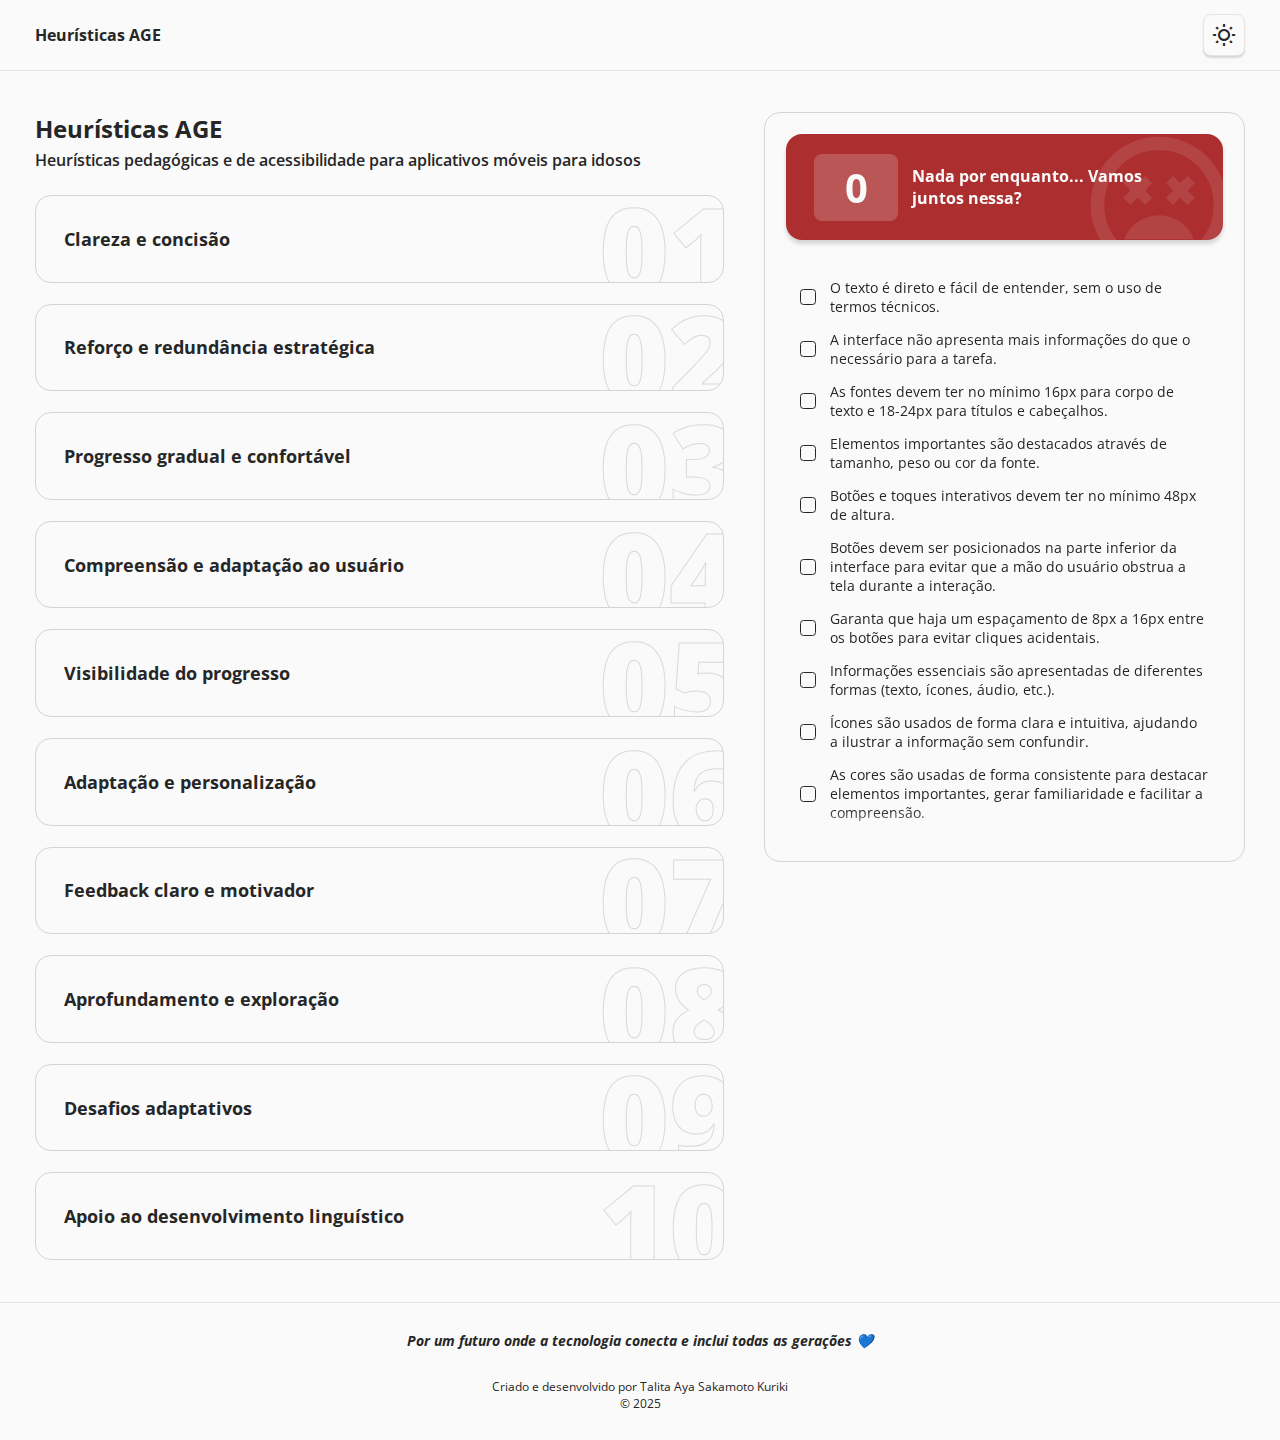
<file: index.html>
<!DOCTYPE html>
<html lang="en">

<head>
  <meta charset="UTF-8">
  <meta name="viewport" content="width=device-width, initial-scale=1.0">
  <title>Heurísticas</title>
  <link rel="stylesheet" href="style.css">
  <link href="https://fonts.googleapis.com/css2?family=Material+Symbols+Outlined" rel="stylesheet" />
</head>
<body>
  <header>
    <p>Heurísticas AGE</p>
    <button aria-label="Alternar tema" id="mode"><span class="material-symbols-outlined">wb_sunny</span></button>
  </header>

  <div class="container">
    <div class="left-container">
      <div class="left">
        <div class="title">
          <h1>Heurísticas AGE</h1>
          <p>Heurísticas pedagógicas e de acessibilidade para aplicativos móveis para idosos</p>
        </div>
        <div class="heuristics-list">
          <article>
            <input id="article1" type="checkbox">
            <label for="article1">
              <h2>01</h2>
              <p>Clareza e concisão</p>
            </label>
            <div>
              A interface deve apresentar informações de forma clara e compreensível, evitando sobrecarga cognitiva. O
              conteúdo deve ser direto e relevante para a tarefa do usuário.
            </div>
          </article>

          <article>
            <input id="article2" type="checkbox">
            <label for="article2">
              <h2>02</h2>
              <p>Reforço e redundância estratégica</p>
            </label>
            <div>
              A interface deve reforçar informações essenciais de maneira acessível, utilizando múltiplos formatos e
              oferecendo opções de apresentação. O reforço deve ser feito de forma estratégica para facilitar o
              aprendizado sem sobrecarregar o usuário.
            </div>
          </article>

          <article>
            <input id="article3" type="checkbox">
            <label for="article3">
              <h2>03</h2>
              <p>Progresso gradual e confortável</p>
            </label>
            <div>
              A interface deve permitir que os usuários avancem no conteúdo de maneira progressiva, garantindo uma
              experiência confortável e reduzindo barreiras cognitivas e emocionais. A apresentação deve ser contextual
              e
              relevante para o usuário.
            </div>
          </article>

          <article>
            <input id="article4" type="checkbox">
            <label for="article4">
              <h2>04</h2>
              <p>Compreensão e adaptação ao usuário</p>
            </label>
            <div>
              A interface deve fornecer feedback contínuo e adaptar-se às necessidades do usuário, garantindo que a
              experiência seja personalizada e relevante para seu nível de conhecimento e progresso.
            </div>
          </article>

          <article>
            <input id="article5" type="checkbox">
            <label for="article5">
              <h2>05</h2>
              <p>Visibilidade do progresso</p>
            </label>
            <div>
              A interface deve fornecer informações claras e contínuas sobre o avanço do usuário, garantindo que ele
              compreenda seu progresso e se sinta motivado a continuar.
            </div>
          </article>

          <article>
            <input id="article6" type="checkbox">
            <label for="article6">
              <h2>06</h2>
              <p>Adaptação e personalização</p>
            </label>
            <div>
              A interface deve se ajustar às características individuais do usuário, proporcionando uma experiência
              inclusiva e relevante com base em suas necessidades, preferências e limitações.
            </div>
          </article>

          <article>
            <input id="article7" type="checkbox">
            <label for="article7">
              <h2>07</h2>
              <p>Feedback claro e motivador</p>
            </label>
            <div>
              A interface deve fornecer feedback contínuo e construtivo, destacando conquistas e sugerindo melhorias de
              forma clara e motivadora, sem causar frustração ao usuário.
            </div>
          </article>

          <article>
            <input id="article8" type="checkbox">
            <label for="article8">
              <h2>08</h2>
              <p>Aprofundamento e exploração</p>
            </label>
            <div>
              A interface deve permitir que o usuário aprofunde seu conhecimento por meio de conteúdos e atividades
              complementares, proporcionando oportunidades de revisão e prática conforme suas necessidades.
            </div>
          </article>

          <article>
            <input id="article9" type="checkbox">
            <label for="article9">
              <h2>09</h2>
              <p>Desafios adaptativos</p>
            </label>
            <div>
              A interface deve oferecer desafios ajustáveis ao nível de habilidade do usuário, permitindo que ele
              escolha
              atividades com base em suas habilidades e progresso.
            </div>
          </article>

          <article>
            <input id="article10" type="checkbox">
            <label for="article10">
              <h2>10</h2>
              <p>Apoio ao desenvolvimento linguístico</p>
            </label>
            <div>
              A interface deve oferecer atividades que incentivem o desenvolvimento das habilidades de leitura, escrita
              e
              interpretação, promovendo a compreensão e a produção de linguagem escrita de forma acessível e gradual.
            </div>
          </article>
        </div>
      </div>
    </div>
    <div class="right-container">
      <aside class="right">
        <div class="points">
          <p class="number">0</p>
          <p class="quote">Nada por enquanto... Vamos juntos nessa?</p>
          <img src="/assets/sentiment_very_dissatisfied.svg" alt="icon" class="icon" />
        </div>
        <div class="checklist-wrapper">
          <div class="checklist">
          </div>
        </div>
      </aside>
    </div>
  </div>

  <footer>
    <p>Por um futuro onde a tecnologia conecta e inclui todas as gerações 💙</p>
    <div>
      <p>Criado e desenvolvido por Talita Aya Sakamoto Kuriki</p>
      <p>© 2025</p>
    </div>
  </footer> 

  <script src="script.js"></script>
</body>

</html>
</file>
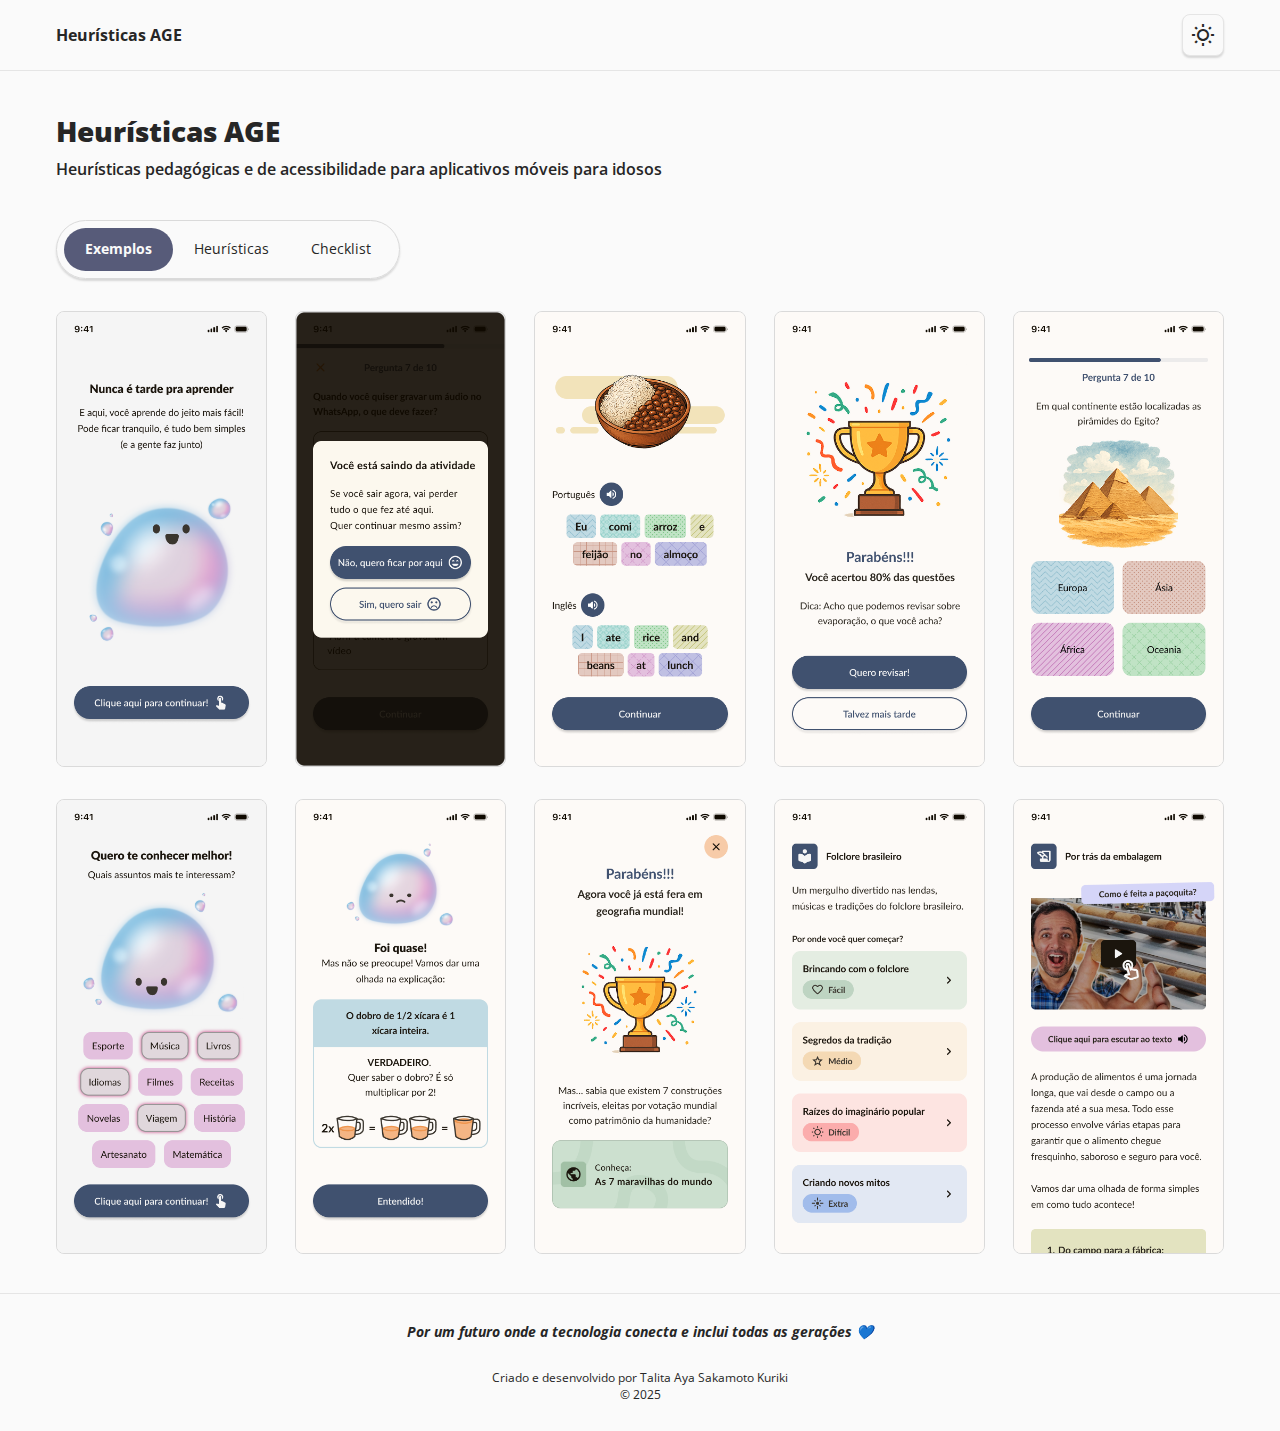
<file: primeira-versao.html>
<!DOCTYPE html>
<html lang="en">

<head>
  <meta charset="UTF-8">
  <meta name="viewport" content="width=device-width, initial-scale=1.0">
  <title>Heurísticas</title>
  <link rel="stylesheet" href="primeiraVersao.css">
  <link href="https://fonts.googleapis.com/css2?family=Material+Symbols+Outlined" rel="stylesheet" />
</head>

<body>
  <header>
    <p>Heurísticas AGE</p>

    <div class="right-box">
      <!-- <div class="documentation">
        <a href="#" target="_blank">
          <span class="material-symbols-outlined">description</span>
          <p>Documentação teórica</p>
        </a>

        <a href="#" target="_blank">
          <span class="material-symbols-outlined">description</span>
          <p>Exemplos práticos</p>
        </a>
      </div> -->
      <button aria-label="Alternar tema" id="mode"><span class="material-symbols-outlined">wb_sunny</span></button>
    </div>
  </header>

  <div class="container">
    <div class="title">
      <h1>Heurísticas AGE</h1>
      <p>Heurísticas pedagógicas e de acessibilidade para aplicativos móveis para idosos</p>
      <div class="cta">
        <!-- <button aria-label="Alternar tema" id="mode">Contexto e motivações</button>   -->
      </div>
    </div>

    <div class="tabs">
      <div class="tab active" data-tab="exemplos">Exemplos</div>
      <div class="tab" data-tab="heuristicas">Heurísticas</div>
      <div class="tab" data-tab="checklist">Checklist</div>
    </div>

    <div id="exemplos" class="tab-content active">
      <div class="masonry-grid">
        <div class="img-box">
          <img src="assets/prototipos/1.png" alt="Protótipo 2">
          <div class="description">Clareza e concisão</div>
        </div>
        <div class="img-box">
          <img src="assets/prototipos/2.png" alt="Protótipo 1">
          <div class="description">Reforço e redundância estratégica</div>
        </div>
        <div class="img-box">
          <img src="assets/prototipos/3.png" alt="Protótipo 3">
          <div class="description">Progresso gradual e confortável</div>
        </div>
        <div class="img-box">
          <img src="assets/prototipos/4.png" alt="Protótipo 4">
          <div class="description">Compreensão e adaptação ao usuário</div>
        </div>
        <div class="img-box">
          <img src="assets/prototipos/5.png" alt="Protótipo 5">
          <div class="description">Visibilidade do progresso</div>
        </div>
        <div class="img-box">
          <img src="assets/prototipos/6.png" alt="Protótipo 6">
          <div class="description">Adaptação e personalização</div>
        </div>
        <div class="img-box">
          <img src="assets/prototipos/7.png" alt="Protótipo 7">
          <div class="description">Feedback claro e motivador</div>
        </div>
        <div class="img-box">
          <img src="assets/prototipos/8.png" alt="Protótipo 8">
          <div class="description">Aprofundamento e exploração</div>
        </div>
        <div class="img-box">
          <img src="assets/prototipos/9.png" alt="Protótipo 9">
          <div class="description">Desafios adaptativos</div>
        </div>
        <div class="img-box">
          <img src="assets/prototipos/10.png" alt="Protótipo 10">
          <div class="description">Apoio ao desenvolvimento linguístico</div>
        </div>
      </div>
    </div>
    
    

    <div id="heuristicas" class="tab-content">
      <div class="heuristics-grid">
        <!-- Heurística 1 -->
        <article class="heuristic-card">
          <label for="article1">
            <h2>01</h2>
            <span class="material-symbols-outlined">wb_sunny</span>
            <p>Clareza e concisão</p>
          </label>
          <div>
            A interface deve apresentar informações de forma clara e compreensível, evitando sobrecarga cognitiva. O
            conteúdo deve ser direto e relevante para a tarefa do usuário.
          </div>
        </article>

        <!-- Heurística 2 -->
        <article class="heuristic-card">
          <label for="article2">
            <h2>02</h2>
            <span class="material-symbols-outlined">cached</span>
            <p>Reforço e redundância estratégica</p>
          </label>
          <div>
            A interface deve reforçar informações essenciais de maneira acessível, utilizando múltiplos formatos e
            oferecendo opções de apresentação. O reforço deve ser feito de forma estratégica para facilitar o
            aprendizado sem sobrecarregar o usuário.
          </div>
        </article>

        <!-- Heurística 3 -->
        <article class="heuristic-card">
          <label for="article3">
            <h2>03</h2>
            <span class="material-symbols-outlined">trending_up</span>
            <p>Progresso gradual e confortável</p>
          </label>
          <div>
            A interface deve permitir que os usuários avancem no conteúdo de maneira progressiva, garantindo uma
            experiência confortável e reduzindo barreiras cognitivas e emocionais. A apresentação deve ser contextual
            e relevante para o usuário.
          </div>
        </article>

        <!-- Heurística 4 -->
        <article class="heuristic-card">
          <label for="article4">
            <h2>04</h2>
            <span class="material-symbols-outlined">feedback</span>
            <p>Compreensão e adaptação ao usuário</p>
          </label>
          <div>
            A interface deve fornecer feedback contínuo e adaptar-se às necessidades do usuário, garantindo que a
            experiência seja personalizada e relevante para seu nível de conhecimento e progresso.
          </div>
        </article>

        <!-- Heurística 5 -->
        <article class="heuristic-card">
          <label for="article5">
            <h2>05</h2>
            <span class="material-symbols-outlined">person_raised_hand</span>
            <p>Visibilidade do progresso</p>
          </label>
          <div>
            A interface deve fornecer informações claras e contínuas sobre o avanço do usuário, garantindo que ele
            compreenda seu progresso e se sinta motivado a continuar.
          </div>
        </article>

        <!-- Heurística 6 -->
        <article class="heuristic-card">
          <label for="article6">
            <h2>06</h2>
            <span class="material-symbols-outlined">favorite</span>
            <p>Adaptação e personalização</p>
          </label>
          <div>
            A interface deve se ajustar às características individuais do usuário, proporcionando uma experiência
            inclusiva e relevante com base em suas necessidades, preferências e limitações.
          </div>
        </article>

        <!-- Heurística 7 -->
        <article class="heuristic-card">
          <label for="article7">
            <h2>07</h2>
            <span class="material-symbols-outlined">trophy</span>
            <p>Feedback claro e motivador</p>
          </label>
          <div>
            A interface deve fornecer feedback contínuo e construtivo, destacando conquistas e sugerindo melhorias de
            forma clara e motivadora, sem causar frustração ao usuário.
          </div>
        </article>

        <!-- Heurística 8 -->
        <article class="heuristic-card">
          <label for="article8">
            <h2>08</h2>
            <span class="material-symbols-outlined">travel_explore</span>
            <p>Aprofundamento e exploração</p>
          </label>
          <div>
            A interface deve permitir que o usuário aprofunde seu conhecimento por meio de conteúdos e atividades
            complementares, proporcionando oportunidades de revisão e prática conforme suas necessidades.
          </div>
        </article>

        <!-- Heurística 9 -->
        <article class="heuristic-card">
          <label for="article9">
            <h2>09</h2>
            <span class="material-symbols-outlined">gesture_select</span>
            <p>Desafios adaptativos</p>
          </label>
          <div>
            A interface deve oferecer desafios ajustáveis ao nível de habilidade do usuário, permitindo que ele
            escolha atividades com base em suas habilidades e progresso.
          </div>
        </article>

        <!-- Heurística 10 -->
        <article class="heuristic-card">
          <label for="article10">
            <h2>10</h2>
            <span class="material-symbols-outlined">school</span>
            <p>Apoio ao desenvolvimento linguístico</p>
          </label>
          <div>
            A interface deve oferecer atividades que incentivem o desenvolvimento das habilidades de leitura, escrita
            e interpretação, promovendo a compreensão e a produção de linguagem escrita de forma acessível e gradual.
          </div>
        </article>
      </div>
    </div>


    <div id="checklist" class="tab-content">
        <div class="points">
          <div>
            <p class="number">0</p>
            <p class="quote">Nada por enquanto... Vamos juntos nessa?</p>
          </div>
          <img src="assets/sentiment_very_dissatisfied.svg" alt="icon" class="icon" />
        </div>
        <div class="checklist-wrapper">
          <div class="checklist">
          </div>
        </div>
    </div>
  </div>

  <footer>
    <p>Por um futuro onde a tecnologia conecta e inclui todas as gerações 💙</p>
    <div>
      <p>Criado e desenvolvido por Talita Aya Sakamoto Kuriki</p>
      <p>© 2025</p>
    </div>
  </footer>

  <script src="script.js"></script>
</body>

</html>
</file>
<file: style.css>
@import url("https://fonts.googleapis.com/css2?family=Open+Sans:ital,wght@0,300..800;1,300..800&display=swap");

* {
  margin: 0;
  padding: 0;
  border: 0;
  box-sizing: border-box;
  list-style: none;
  scroll-behavior: smooth;
  text-decoration: none;
  font-family: "Open Sans", sans-serif;
  font-size: 14px;
  color: #262626;
}

body {
  background-color: #fafafa;
}

.container {
  display: grid;
  grid-template-columns: repeat(12, 1fr);
  grid-template-rows: repeat(1, 1fr);
  gap: 40px;
  margin: 0 2.5rem;
}

.left-container {
  grid-column: span 7 / span 7;
  margin: 8rem 0 3rem 0;
}

.right-container {
  grid-column: span 5 / span 5;
  grid-column-start: 8;
  margin: 8rem 0 3rem 0;
}

header {
  width: 100%;
  display: flex;
  flex-direction: row;
  align-items: center;
  justify-content: space-between;
  padding: 1rem 2.5rem;
  border-bottom: solid 1px #e5e5e5;
  position: fixed;
  background-color: #fafafa;
  z-index: 99;
}

header p {
  font-size: 16px;
  font-weight: bold;
}

header button {
  display: flex;
  align-items: center;
  justify-content: center;
  padding: 8px;
  background-color: #fafafa;
  border-radius: 8px;
  border: solid 1px #e5e5e5;
  box-shadow: 0px 2px 2px 0px #26262629;
  cursor: pointer;
}

header button:hover {
  opacity: 0.6;
}

.left {
  display: flex;
  flex-direction: column;
  gap: 24px;
}

.title {
  height: 100%;
  display: flex;
  flex-direction: column;
  justify-content: center;
  gap: 4px;
}

.title h1 {
  font-size: 24px;
  font-weight: bold;
}

.title p {
  font-size: 16px;
  font-weight: 600;
}

article {
  padding: 0.7rem 0;
  border: 1px solid #d4d4d4;
  margin-bottom: 1.5rem;
  border-radius: 16px;
  transition: all 0.5s ease;
  position: relative;
  overflow: hidden;
}

article:hover {
  box-shadow: 0px 0px 8px 0px #737dd369;
}

article:last-child {
  margin-bottom: 0;
}

article label {
  display: flex;
  align-items: center;
  gap: 1rem;
  cursor: pointer;
  padding: 1.5rem 2rem;
}

article span {
  font-weight: 900;
  font-size: 24px;
}

article span::before {
  content: "add";
  font-family: "Material Symbols Outlined", sans-serif;
}

article label h2 {
  font-size: 120px;
  font-weight: 900;
  color: transparent;
  -webkit-text-stroke-width: 1px;
  -webkit-text-stroke-color: #262626;
  position: absolute;
  right: -16px;
  bottom: -48px;
  opacity: 0.15;
  user-select: none;
}

article label p {
  font-size: 18px;
  font-weight: bold;
}

.heuristics-list input[type="checkbox"] {
  appearance: none;
  position: fixed;
  top: -100vh;
  left: -100vh;
}

.heuristics-list input[type="checkbox"] ~ div {
  max-height: 0;
  opacity: 0;
  padding-top: 0;
  line-height: 0;
  overflow: hidden;
  transition: max-height 0.5s ease, padding 0.5s ease, line-height 0.5s ease;
}

.heuristics-list input[type="checkbox"]:checked ~ div {
  max-height: 400px;
  opacity: 1;
  line-height: 1.8rem;
  margin: 0 2rem 1.5rem 2rem;
}

.heuristics-list input[type="checkbox"]:checked ~ label span::before {
  content: "remove";
}

.right {
  height: calc(100vh - 150px);
  padding: 1.5rem;
  border: solid 1px #d4d4d4;
  border-radius: 16px;
  gap: 24px;
  display: flex;
  flex-direction: column;
  position: sticky;
  top: 8rem;
}

.points {
  height: 100%;
  max-height: 106px;
  min-height: 106px;
  display: flex;
  flex-direction: row;
  align-items: center;
  background-color: #ac2e2e;
  padding: 1rem 2rem;
  border-radius: 16px;
  gap: 1rem;
  position: relative;
  box-shadow: 0px 4px 4px 0px #00000026;
  overflow: hidden;
  transition: background-color 0.5s ease;
}

.points .number {
  display: flex;
  align-items: center;
  justify-content: center;
  padding: 6px;
  border-radius: 8px;
  width: 100px;
  background-color: #fafafa33;
  font-size: 40px;
  font-weight: bold;
  color: #fafafa;
}

.points .quote {
  font-size: 16px;
  color: #fafafa;
  font-weight: bold;
  background-color: transparent;
}

.points .icon {
  width: 146px;
  height: 146px;
  position: absolute;
  background-color: transparent;
  right: 0px;
}

.checklist-wrapper {
  position: relative;
  height: fit-content;
  overflow: hidden;
}

.checklist-wrapper::before,
.checklist-wrapper::after {
  content: "";
  position: absolute;
  left: 0;
  right: 0;
  height: 30px;
  pointer-events: none;
  z-index: 2;
}

.checklist-wrapper::before {
  top: 0;
  background: linear-gradient(to bottom, #fafafa, transparent);
}

.checklist-wrapper::after {
  bottom: 0;
  background: linear-gradient(to top, #fafafa, transparent);
}

.dark-mode .checklist-wrapper::before {
  background: linear-gradient(to bottom, #0a0a0a, transparent);
}

.dark-mode .checklist-wrapper::after {
  background: linear-gradient(to top, #0a0a0a, transparent);
}

.checklist-wrapper.at-top::before {
  opacity: 0;
}
.checklist-wrapper.at-bottom::after {
  opacity: 0;
}


.checklist {
  padding: 0 8px;
  display: flex;
  flex-direction: column;
  gap: 1rem;

  height: 100%;
  overflow-y: auto;
  padding: 1rem;
}

.checklist-item {
  display: flex;
  gap: 1rem;
  align-items: center;
  width: fit-content;
  cursor: pointer;
}

.checklist-item label {
  cursor: pointer;
}

.checklist-item input[type="checkbox"] {
  appearance: none;
  position: relative;
  min-width: 16px;
  min-height: 16px;
  border: 0.125rem solid #262626;
  border-radius: 0.25rem;
  cursor: pointer;
}

.checklist-item input[type="checkbox"]::before {
  content: "";
  position: absolute;
  top: 50%;
  left: 50%;
  width: 0.6rem;
  height: 0.6rem;
  clip-path: polygon(14% 44%, 0 65%, 50% 100%, 100% 16%, 80% 0%, 43% 62%);
  transform: translate(-50%, -50%) scale(0);
  transform-origin: center;
  transition: 0.125s transform ease-in-out;
  box-shadow: inset 1rem 1rem #fafafa;
}

.checklist-item input[type="checkbox"]:checked {
  background-color: #262626;
  border-color: #262626;
}

.checklist-item input[type="checkbox"]:checked::before {
  transform: translate(-50%, -50%) scale(1);
}

.checklist-item input[type="checkbox"]:hover {
  border-color: #262626;
  opacity: 0.8;
}

.checklist-item input[type="checkbox"]:hover + label {
  opacity: 0.8;
}

footer {
  width: 100%;
  display: flex;
  flex-direction: column;
  align-items: center;
  padding: 2rem 4rem;
  border-top: solid 1px #e5e5e5;
  gap: 2rem;
}

footer p {
  font-style: italic;
  font-weight: bold;
  text-align: center;
}

footer div {
  display: flex;
  width: 100%;
  flex-direction: column;
  align-items: center;
  justify-content: space-between;
}

footer div p {
  font-size: 12px;
  font-weight: normal;
  font-style: normal;
}

/* DARK MODE */
.dark-mode {
  background-color: #0a0a0a;
}

.dark-mode * {
  color: #e5e5e5;
}

.dark-mode header,
.dark-mode .container-box,
.dark-mode .left-container,
.dark-mode .right-container,
.dark-mode footer {
  background-color: #0a0a0a;
  border-color: #262626;
}

.dark-mode header button {
  background-color: #0a0a0a;
  border-color: #262626;
  box-shadow: 0px 2px 2px 0px #e5e5e529;
}

.dark-mode .points {
  box-shadow: 0px 2px 2px 0px #e5e5e529;
}

.dark-mode article,
.dark-mode .right {
  border-color: #373737;
}

.dark-mode article label h2 {
  color: transparent;
  -webkit-text-stroke-color: #535353;
}

.dark-mode article:hover {
  box-shadow: 0px 0px 8px 0px #3f457769;
}

.dark-mode .checklist-item input[type="checkbox"] {
  border-color: #e5e5e5;
}

.dark-mode .checklist-item input[type="checkbox"]::before {
  box-shadow: inset 1rem 1rem #0a0a0a;
}

.dark-mode .checklist-item input[type="checkbox"]:checked {
  background-color: #e5e5e5;
  border-color: #e5e5e5;
}

.dark-mode .checklist-item input[type="checkbox"]:hover {
  border-color: #e5e5e5;
  opacity: 0.8;
}

::-webkit-scrollbar {
  width: 8px;
}

::-webkit-scrollbar-track {
  background: #f0f0f0;
  border-radius: 0px;
}

.dark-mode::-webkit-scrollbar-track {
  background: #161616;
}

.checklist::-webkit-scrollbar {
  width: 6px; 
}

.checklist::-webkit-scrollbar-track {
  background: #f0f0f0;
  border-radius: 10px;
}

.checklist::-webkit-scrollbar-thumb, ::-webkit-scrollbar-thumb {
  background-color: #a0a0a0;
  border-radius: 10px;
  border: 1px solid #f0f0f0;
}

.checklist::-webkit-scrollbar-thumb:hover, ::-webkit-scrollbar-thumb:hover {
  background-color: #555;
}

.dark-mode .checklist::-webkit-scrollbar-track {
  background: #161616;
  border-radius: 10px;
}

.dark-mode .checklist::-webkit-scrollbar-thumb, .dark-mode::-webkit-scrollbar-thumb {
  background-color: #353535;
  border-radius: 10px;
  border: 1px solid #2a2a2a;
}

.dark-mode .checklist::-webkit-scrollbar-thumb:hover, .dark-mode::-webkit-scrollbar-thumb:hover {
  background-color: #565656;
}

@media screen and (max-width: 1000px) {
  .left-container {
    grid-column: span 6 / span 6;
  }
  
  .right-container {
    grid-column: span 6 / span 6;
    grid-column-start: 7;
  }
}

@media screen and (max-width: 700px) {
  .container {
    display: flex;
    flex-direction: column;
  }

  .left-container {
    margin: 8rem 0 0 0;
  }

  .right-container {
    margin: 0 0 3rem 0;
  }

  footer div {
    width: 60%;
  }
}
</file>
<file: primeiraVersao.css>
@import url("https://fonts.googleapis.com/css2?family=Open+Sans:ital,wght@0,300..800;1,300..800&display=swap");

* {
  margin: 0;
  padding: 0;
  border: 0;
  box-sizing: border-box;
  list-style: none;
  scroll-behavior: smooth;
  text-decoration: none;
  font-family: "Open Sans", sans-serif;
  font-size: 14px;
  color: #262626;
}

body {
  background-color: #fafafa;
}

body,
h1,
h2,
h3,
h4,
h5,
h6,
p {
  font-family: "Open Sans", sans-serif;
}

input:focus {
  outline: 2px solid #575b79;
  outline-offset: 2px;
}

.container {
  display: flex;
  flex-direction: column;
  margin: 0 4rem;
  padding-top: 8rem;
  gap: 32px;
}

.tabs {
  width: fit-content;
  display: flex;
  padding: 0.5rem;
  border-radius: 50px;
  border: 1px solid #dadada;
  box-shadow: 0px 2px 2px 0px #26262629;
}

.tab {
  padding: 0.75rem 1.5rem;
  cursor: pointer;
  border-bottom: 3px solid transparent;
}

.tab.active {
  background-color: #575b79;
  border-radius: 50px;
  font-weight: bold;
  color: #fafafa;
}

.tab-content {
  display: none;
  transition: all 0.3s ease;
}

.tab-content.active {
  display: block;
}

header {
  width: 100%;
  display: flex;
  flex-direction: row;
  align-items: center;
  justify-content: space-between;
  padding: 1rem 4rem;
  border-bottom: solid 1px #e5e5e5;
  position: fixed;
  background-color: #fafafa;
  z-index: 99;
}

header p {
  font-size: 16px;
  font-weight: bold;
}

header .right-box a {
  gap: 0.4rem;
}

header .right-box a p {
  font-size: 14px;
  font-weight: normal;
}

header .right-box a span {
  font-size: 18px;
}

header button, header .right-box a {
  display: flex;
  align-items: center;
  justify-content: center;
  padding: 8px;
  background-color: #fafafa;
  border-radius: 8px;
  border: solid 1px #e5e5e5;
  box-shadow: 0px 2px 2px 0px #26262629;
  cursor: pointer;
}

header button:hover,
header .documentation a:hover {
  opacity: 0.6;
}

header .right-box {
  display: flex;
  flex-direction: row;
  height: 100%;
  gap: 1rem;
}

header .documentation {
  display: flex;
  gap: 1rem;
}

header .documentation a {
  display: flex;
  flex-direction: row;
  align-items: center;
  padding: 0.5rem;
  gap: 0.5rem;
  border-radius: 1rem;
  width: fit-content;
  background-color: #fafafa;
  border-radius: 8px;
  border: solid 1px #e5e5e5;
  box-shadow: 0px 2px 2px 0px #26262629;
  cursor: pointer;
}

header .documentation a p {
  font-size: 14px;
  font-weight: normal;
}

.title {
  height: 100%;
  display: flex;
  flex-direction: column;
  justify-content: center;
  gap: 8px;
}

.title h1 {
  font-size: 28px;
  font-weight: 800;
}

.title p {
  font-size: 16px;
  font-weight: 600;
}

.masonry-grid {
  display: grid;
  grid-template-columns: repeat(auto-fill, minmax(180px, 1fr));
  gap: 2rem;
  padding-bottom: 2.5rem;
}

.masonry-grid img {
  width: 100%;
  object-fit: cover;
  border-radius: 8px;
  transition: transform 0.3s ease;
  cursor: pointer;
  border: 1px solid #dadada;
}

.img-box {
  position: relative;
}

.description {
  position: absolute;
  bottom: 10px;
  left: 10px;
  background-color: rgba(0, 0, 0, 0.819);
  color: #fafafa;
  padding: 8px;
  border-radius: 8px;
  opacity: 0;
  visibility: hidden;
  transition: opacity 0.3s ease, visibility 0.3s ease;
  max-width: 90%;
}

.img-box:hover .description {
  opacity: 1;
  visibility: visible;
}

.masonry-grid img:hover {
  transform: scale(1.03);
  opacity: 0.8;
}

.heuristics-grid {
  display: grid;
  grid-template-columns: repeat(auto-fill, minmax(400px, 1fr));
  gap: 24px;
  padding-bottom: 2.5rem;
}

.heuristic-card {
  border: 1px solid #d4d4d4;
  border-radius: 16px;
  padding: 40px;
  gap: 16px;
  position: relative;
  overflow: hidden;
  display: flex;
  flex-direction: column;
  justify-content: center;
}

.heuristic-card label {
  display: flex;
  gap: 10px;
  align-items: center;
}

.heuristic-card label span {
  background-image: linear-gradient(45deg, #badcffa3, #c4baffa3, #ffbadea3);
  padding: 8px;
  border-radius: 8px;
  color: #262626;
}

.heuristic-card label h2 {
  font-size: 160px;
  font-weight: 900;
  color: transparent;
  -webkit-text-stroke-width: 1px;
  -webkit-text-stroke-color: #262626;
  position: absolute;
  right: -16px;
  bottom: -60px;
  opacity: 0.1;
}

.heuristic-card label p {
  font-size: 1.2rem;
  font-weight: bold;
}

.heuristic-card:hover {
  transform: translateY(-5px);
  box-shadow: 0 1px 5px rgba(0, 0, 0, 0.1);
}

.heuristic-card div {
  line-height: 24px;
}

.points {
  width: 300px;
  display: flex;
  flex-direction: column;
  align-items: center;
  justify-content: center;
  background-color: #ac2e2e;
  padding: 1rem 2rem;
  border-radius: 16px;
  bottom: 0;
  right: 0;
  position: fixed;
  margin: 2rem;
  z-index: 9;
  box-shadow: 0px 4px 4px 0px #00000026;
  overflow: hidden;
  transition: background-color 0.5s ease;
}

.points div {
  display: flex;
  flex-direction: column;
  align-items: center;
  gap: 1rem;
}

.points .number {
  display: flex;
  align-items: center;
  justify-content: center;
  padding: 0px 2rem;
  border-radius: 8px;
  background-color: #fafafa33;
  font-size: 32px;
  font-weight: bold;
  color: #fafafa;
}

.points .quote {
  font-size: 16px;
  color: #fafafa;
  font-weight: bold;
  background-color: transparent;
  text-align: center;
}

.points .icon {
  width: 146px;
  height: 146px;
  position: absolute;
  background-color: transparent;
  right: 0px;
}

.checklist-group {
  border: 1px solid #d4d4d4;
  border-radius: 16px;
  padding: 1rem;
  box-shadow: 0px 4px 4px 0px #00000026;
  background-color: #fafafa;
}

.group-toggle {
  width: 100%;
  display: flex;
  padding: 1rem 1.5rem;
  border-radius: 10px;
  font-size: 16px;
  font-weight: bold;
  background-color: #fafafa;
  cursor: pointer;
}

.group-toggle:hover {
  opacity: 0.7;
}

.group-toggle[aria-expanded="true"] {
  box-shadow: none;
  background-image: linear-gradient(45deg, #badcffa3, #c4baffa3, #ffbadea3);
}

.group-items {
  padding: 1rem 0;
}

.checklist-wrapper {
  position: relative;
  padding-bottom: 2.5rem;
}

.checklist {
  display: flex;
  flex-direction: column;
  gap: 24px;
}

.checklist-item {
  display: flex;
  gap: 1rem;
  align-items: center;
  border: 1px solid #d4d4d4;
  padding: 24px;
  border-radius: 16px;
  margin-bottom: 16px;
  background-color: #fafafa;
}

.checklist-item:last-child {
  margin-bottom: 0;
}

.checklist-item input[type="checkbox"] {
  appearance: none;
  position: relative;
  min-width: 20px;
  min-height: 20px;
  border: 0.125rem solid #262626;
  border-radius: 0.25rem;
  cursor: pointer;
}

.checklist-item input[type="checkbox"]::before {
  content: "";
  position: absolute;
  top: 50%;
  left: 50%;
  width: 0.6rem;
  height: 0.6rem;
  clip-path: polygon(14% 44%, 0 65%, 50% 100%, 100% 16%, 80% 0%, 43% 62%);
  transform: translate(-50%, -50%) scale(0);
  transform-origin: center;
  transition: 0.125s transform ease-in-out;
  box-shadow: inset 1rem 1rem #fafafa;
}

.checklist-item input[type="checkbox"]:checked {
  background-color: #262626;
  border-color: #262626;
}

.checklist-item input[type="checkbox"]:checked::before {
  transform: translate(-50%, -50%) scale(1);
}

.checklist-item input[type="checkbox"]:hover {
  border-color: #262626;
  opacity: 0.7;
}

.checklist-item input[type="checkbox"]:hover + label {
  cursor: pointer;
  opacity: 0.7;
}

footer {
  width: 100%;
  display: flex;
  flex-direction: column;
  align-items: center;
  padding: 2rem 4rem;
  border-top: solid 1px #e5e5e5;
  gap: 2rem;
}

footer p {
  font-style: italic;
  font-weight: bold;
  text-align: center;
}

footer div {
  display: flex;
  width: 100%;
  flex-direction: column;
  align-items: center;
  justify-content: space-between;
}

footer div p {
  font-size: 12px;
  font-weight: normal;
  font-style: normal;
}

/* DARK MODE */
.dark-mode {
  background-color: #0a0a0a;
}

.dark-mode * {
  color: #e5e5e5;
}

.dark-mode header,
.dark-mode .container,
.dark-mode footer {
  background-color: #0a0a0a;
  border-color: #262626;
}

.dark-mode header button, .dark-mode header .right-box a {
  background-color: #0a0a0a;
  border-color: #262626;
  box-shadow: 0px 2px 2px 0px #e5e5e529;
}

.dark-mode .tabs {
  border-color: #262626;
  box-shadow: 0px 2px 2px 0px #e5e5e529;
}

.dark-mode .masonry-grid img {
  border-color: #262626;
}

.dark-mode .heuristic-card label span {
  background-image: linear-gradient(45deg, #8dabc7a3, #8a84b2a3, #c88baba3);
  color: #e5e5e5;
}

.dark-mode .heuristic-card {
  border-color: #373737;
}

.dark-mode .heuristic-card label h2 {
  color: transparent;
  -webkit-text-stroke-color: #535353;
}

.dark-mode .heuristic-card:hover {
  transform: translateY(-5px);
  box-shadow: 0 1px 5px rgba(188, 188, 188, 0.1);
}

.dark-mode .points {
  box-shadow: 0px 2px 2px 0px #e5e5e529;
}

.dark-mode .checklist-item {
  border-color: #373737;
  background-color: #0a0a0a;
}

.dark-mode .checklist-item input[type="checkbox"] {
  border-color: #e5e5e5;
}

.dark-mode .checklist-item input[type="checkbox"]::before {
  box-shadow: inset 1rem 1rem #0a0a0a;
}

.dark-mode .checklist-item input[type="checkbox"]:checked {
  background-color: #e5e5e5;
  border-color: #e5e5e5;
}

.dark-mode .checklist-item input[type="checkbox"]:hover {
  border-color: #e5e5e5;
  opacity: 0.8;
}

::-webkit-scrollbar {
  width: 8px;
}

::-webkit-scrollbar-track {
  background: #f0f0f0;
  border-radius: 0px;
}

.dark-mode::-webkit-scrollbar-track {
  background: #161616;
}

.checklist::-webkit-scrollbar {
  width: 6px;
}

.checklist::-webkit-scrollbar-track {
  background: #f0f0f0;
  border-radius: 10px;
}

.checklist::-webkit-scrollbar-thumb,
::-webkit-scrollbar-thumb {
  background-color: #a0a0a0;
  border-radius: 10px;
  border: 1px solid #f0f0f0;
}

.checklist::-webkit-scrollbar-thumb:hover,
::-webkit-scrollbar-thumb:hover {
  background-color: #555;
}

.dark-mode .checklist::-webkit-scrollbar-track {
  background: #161616;
  border-radius: 10px;
}

.dark-mode .checklist::-webkit-scrollbar-thumb,
.dark-mode::-webkit-scrollbar-thumb {
  background-color: #353535;
  border-radius: 10px;
  border: 1px solid #2a2a2a;
}

.dark-mode .checklist::-webkit-scrollbar-thumb:hover,
.dark-mode::-webkit-scrollbar-thumb:hover {
  background-color: #565656;
}

.dark-mode .checklist-group {
  border-color: #373737;
  background-color: #0a0a0a;
  box-shadow: 0px 2px 2px 0px #e5e5e529;
}

.dark-mode .group-toggle {
  background-color: #0a0a0a;
}

.dark-mode .group-toggle[aria-expanded="true"] {
  background-image: linear-gradient(45deg, #8dabc7a3, #8a84b2a3, #c88baba3);
}

@media screen and (max-width: 376px) {
  .tabs {
    width: 100%;
    align-items: center;
    justify-content: space-between;
  }

  .tab {
    padding: 0.75rem 0.75rem;
  }
}

@media screen and (max-width: 450px) {
  .container {
    margin: 0 2rem;
  }

  header {
    padding: 1rem 2rem;
  }

  .tabs {
    width: 100%;
    align-items: center;
    justify-content: space-between;
  }

  .heuristics-grid {
    width: 100%;
    display: grid;
    grid-template-columns: 1fr;
  }

  .heuristic-card {
    width: 100%;
    box-sizing: border-box;
    margin: 0 auto;
  }

  .heuristic-card label {
    gap: 16px;
  }

  .points {
    width: fit-content;
  }
}

@media screen and (max-width: 700px) {
  footer div {
    width: 60%;
  }
}
</file>
